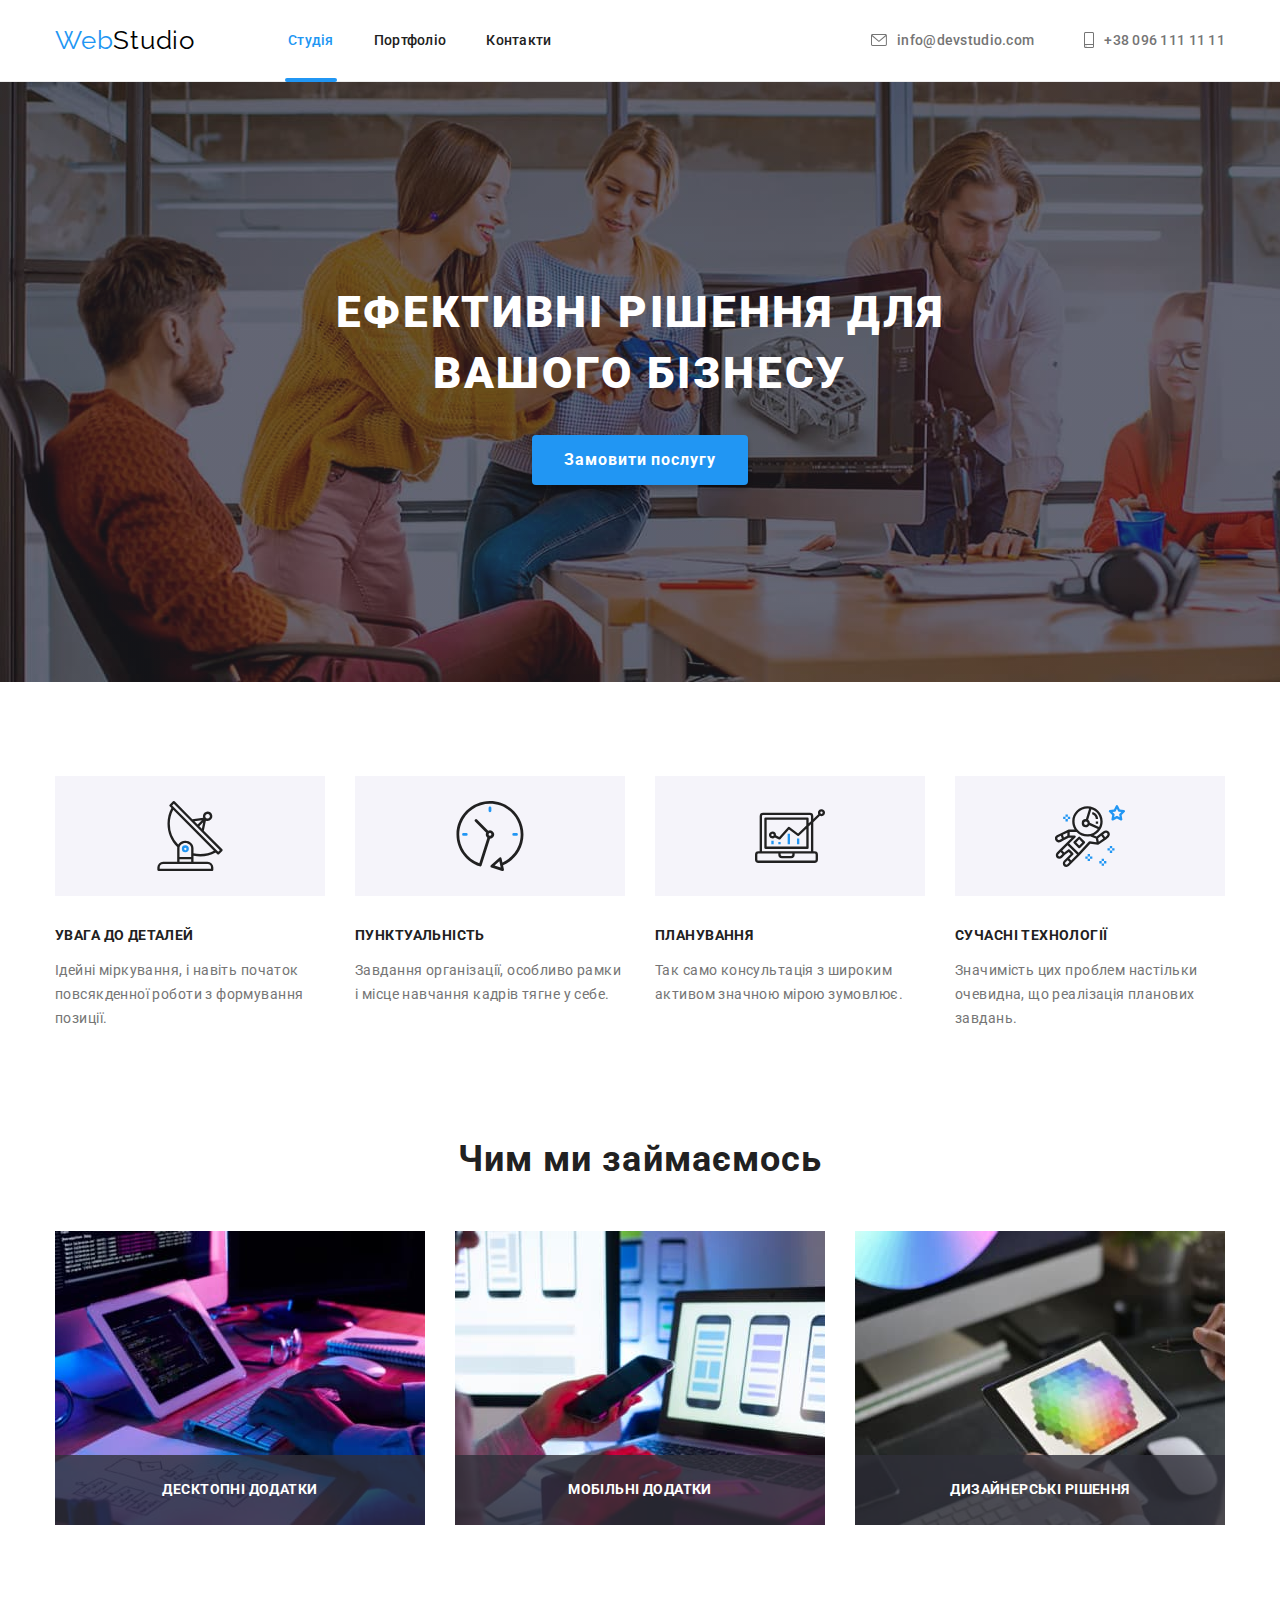
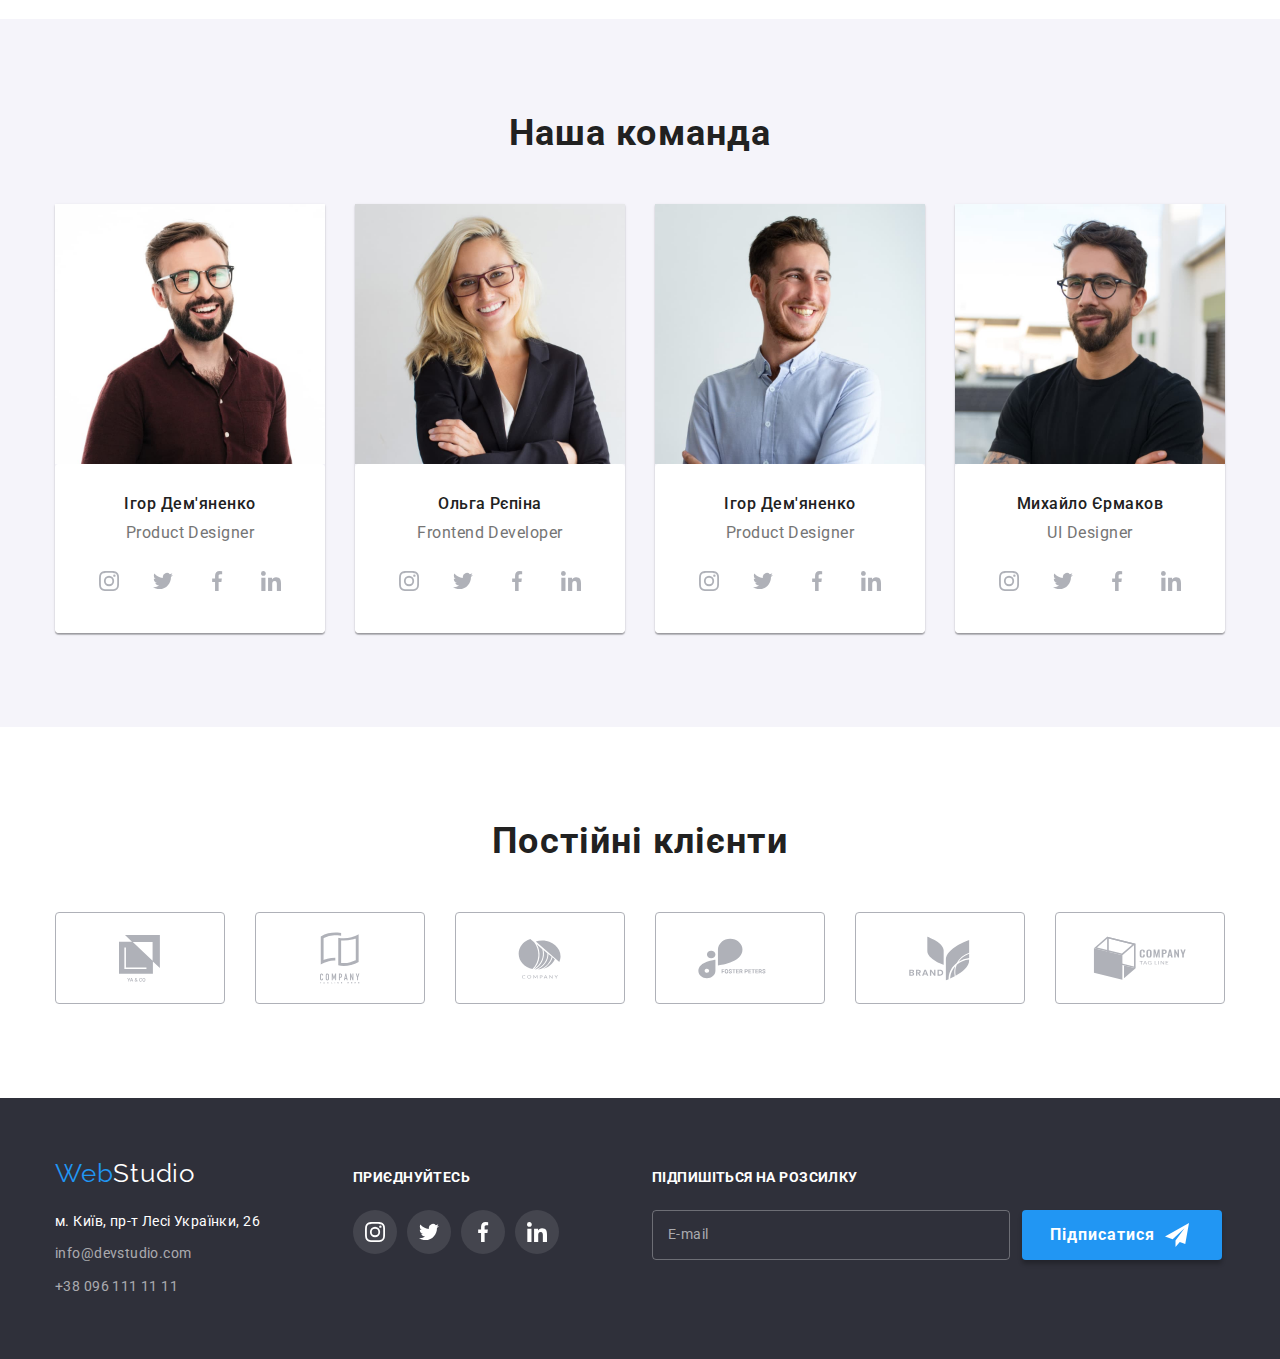
<file: index.html>
<!DOCTYPE html>
<html lang="uk">
  <head>
    <meta charset="UTF-8" />
    <meta http-equiv="X-UA-Compatible" content="IE=edge" />
    <meta name="viewport" content="width=device-width, initial-scale=1.0" />
    <title>Студія</title>
    <link
      href="https://fonts.googleapis.com/css2?family=Raleway:wght@700&family=Roboto:wght@400;500;700;900&display=swap"
      rel="stylesheet"
    />
    <link
      rel="stylesheet"
      href="https://cdnjs.cloudflare.com/ajax/libs/modern-normalize/1.1.0/modern-normalize.min.css"
    />
    <link rel="stylesheet" href="./css/main.min.css" />
  </head>

  <body>
    <!-- Header -->
    <header class="header">
      <div class="header-container">
        <a href="./index.html" class="logo" target="_self"
          >Web<span class="logo__header">Studio</span>
        </a>
        <ul class="header-nav">
          <li class="header-nav__item">
            <a href="./index.html" class="header-nav__link header-nav__current"
              >Студія</a
            >
          </li>
          <li class="header-nav__item">
            <a href="./portfolio.html" class="header-nav__link">Портфоліо</a>
          </li>
          <li class="header-nav__item">
            <a href="#" class="header-nav__link">Контакти</a>
          </li>
        </ul>

        <ul class="header-contacts">
          <li class="header-contacts__item">
            <a class="header-contacts__link" href="mailto:info@devstudio.com">
              <svg class="header-contacts__icon" width="16px" height="12px">
                <use href="./images/svg-icon/symbol-defs.svg#envelope"></use>
              </svg>
              info@devstudio.com
            </a>
          </li>
          <li class="header-contacts__item">
            <a class="header-contacts__link" href="tel:+380961111111">
              <svg class="header-contacts__icon" width="10px" height="16px">
                <use href="./images/svg-icon/symbol-defs.svg#smartphone"></use>
              </svg>
              +38 096 111 11 11</a
            >
          </li>
        </ul>
      </div>
    </header>

    <!-- Main content -->
    <main>
      <!-- Hero -->
      <section class="page-hero">
        <h1 class="page-hero__title">Ефективні рішення для вашого бізнесу</h1>
        <button type="button" class="button" data-modal-open>
          Замовити послугу
        </button>
      </section>

      <!-- backdrop + modal -->
      <div class="backdrop is-hidden" data-modal>
        <div class="modal">
          <div class="data-form">
            <button class="close-modal" data-modal-close>
              <svg class="close-modal__icon" width="18" height="18">
                <use href="./images/svg-icon/symbol-defs.svg#close"></use>
              </svg>
            </button>
            <h4 class="data-form__title">
              Залиште свої дані, ми вам передзвонимо
            </h4>

            <label class="data-form__field">
              <span class="data-form__label">Iм'я</span>
              <input type="text" class="data-form__input" name="name" />

              <svg class="data-form__icon" width="18" height="18">
                <use
                  href="./images/svg-icon/symbol-defs.svg#person-black"
                ></use>
              </svg>
            </label>

            <label class="data-form__field">
              <span class="data-form__label">Teлефон</span>
              <input type="tel" class="data-form__input" name="tel" />

              <svg class="data-form__icon" width="18" height="18">
                <use href="./images/svg-icon/symbol-defs.svg#phone-black"></use>
              </svg>
            </label>

            <label class="data-form__field">
              <span class="data-form__label">Пошта</span>
              <input type="email" class="data-form__input" name="mail" />

              <svg class="data-form__icon" width="18" height="18">
                <use href="./images/svg-icon/symbol-defs.svg#email-black"></use>
              </svg>
            </label>

            <label class="data-form__field">
              <span class="data-form__label">Коментар</span>
              <textarea
                class="data-form__textarea"
                name="comment"
                id="comment"
                rows="6"
                placeholder="Введіть текст"
              ></textarea>
            </label>

            <label class="checkbox">
              <input
                type="checkbox"
                class="checkbox__input"
                name="agreement"
                value="agreement"
              />
              <span class="agreement">
                Погоджуюся з розсилкою та приймаю
                <a href="#" class="agreement__link">Умови договору</a>
              </span>

              <span class="agreement agreement--on">
                <svg width="16" height="15" class="check-icon">
                  <use href="./images/svg-icon/symbol-defs.svg#checkon"></use>
                </svg>
              </span>

              <span class="agreement agreement--off">
                <svg width="16" height="15" class="checkbox-icon">
                  <use href="./images/svg-icon/symbol-defs.svg#checkofff"></use>
                </svg>
              </span>
            </label>

            <div class="modal-send">
              <button
                type="submit"
                class="modal-send__button button"
                data-modal-open
              >
                Відправити
              </button>
            </div>
          </div>
        </div>
      </div>

      <!-- Our qualities -->
      <section class="qualities">
        <div class="container">
          <h2 class="section-title section-title--hidden">OUR QUALITIES</h2>
          <ul class="qualities-list">
            <li class="qualities-item">
              <div class="qualities-item__pict">
                <svg class="qualities_icon" width="70" height="70">
                  <use href="./images/svg-icon/symbol-defs.svg#antenna"></use>
                </svg>
              </div>
              <h3 class="qualities-item__title">Увага до деталей</h3>
              <p class="qualities-item-text">
                Ідейні міркування, і навіть початок повсякденної роботи з
                формування позиції.
              </p>
            </li>
            <li class="qualities-item">
              <div class="qualities-item__pict">
                <svg class="qualities-item__icon" width="70" height="70">
                  <use href="./images/svg-icon/symbol-defs.svg#clock"></use>
                </svg>
              </div>
              <h3 class="qualities-item__title">Пунктуальність</h3>
              <p class="qualities-item-text">
                Завдання організації, особливо рамки і місце навчання кадрів
                тягне у себе.
              </p>
            </li>
            <li class="qualities-item">
              <div class="qualities-item__pict">
                <svg class="qualities-item__icon" width="70" height="70">
                  <use href="./images/svg-icon/symbol-defs.svg#diagram"></use>
                </svg>
              </div>
              <h3 class="qualities-item__title">Планування</h3>
              <p class="qualities-item-text">
                Так само консультація з широким активом значною мірою зумовлює.
              </p>
            </li>
            <li class="qualities-item">
              <div class="qualities-item__pict">
                <svg class="qualities-item__icon" width="70" height="70">
                  <use href="./images/svg-icon/symbol-defs.svg#astronaut"></use>
                </svg>
              </div>
              <h3 class="qualities-item__title">Сучасні технології</h3>
              <p class="qualities-item-text">
                Значимість цих проблем настільки очевидна, що реалізація
                планових завдань.
              </p>
            </li>
          </ul>
        </div>
      </section>

      <!-- Specialization -->
      <section class="specialization">
        <div class="container">
          <h2 class="section-title">Чим ми займаємось</h2>
          <ul class="specialization-list">
            <li class="specialization-list__item">
              <img
                class="specialization-list__pict"
                src="./images/specialization/img1.jpeg"
                alt="Хтось працює на компі"
              />
              <p class="specialization-list__overlay">Десктопні додатки</p>
            </li>

            <li class="specialization-list__item">
              <img
                src="./images/specialization/img2.jpeg"
                alt="Хтось шось робить пультом"
              />
              <p class="specialization-list__overlay">Мобільні додатки</p>
            </li>

            <li class="specialization-list__item">
              <img
                src="./images/specialization/img3.jpeg"
                alt="Хтось підбирає колір"
              />
              <p class="specialization-list__overlay">Дизайнерські рішення</p>
            </li>
          </ul>
        </div>
      </section>

      <!-- Our team -->
      <section class="team">
        <div class="team-container">
          <h2 class="section-title">Наша команда</h2>
          <ul class="team-list">
            <li class="team-card">
              <img
                src="./images/team/ihor.jpeg"
                alt="Ігорь Дем'яненко."
                width="270"
                height="260"
              />
              <div class="team-card__caption">
                <h3 class="team-card__title">Ігор Дем'яненко</h3>
                <p class="team-card__position">Product Designer</p>

                <ul class="social-icons">
                  <li class="social-icons__item">
                    <a
                      class="social-icons__link"
                      href="#"
                      target="_blank"
                      rel="noopener noreferrer"
                    >
                      <svg class="social-icons__icon" width="20" height="20">
                        <use
                          href="./images/svg-icon/symbol-defs.svg#instagram"
                        ></use>
                      </svg>
                    </a>
                  </li>

                  <li class="social-icons__item">
                    <a
                      class="social-icons__link"
                      href="#"
                      target="_blank"
                      rel="noopener noreferrer"
                    >
                      <svg class="social-icons__icon" width="20" height="20">
                        <use
                          href="./images/svg-icon/symbol-defs.svg#twitter"
                        ></use>
                      </svg>
                    </a>
                  </li>

                  <li class="social-icons__item">
                    <a
                      class="social-icons__link"
                      href="#"
                      target="_blank"
                      rel="noopener noreferrer"
                    >
                      <svg class="social-icons__icon" width="20" height="20">
                        <use
                          href="./images/svg-icon/symbol-defs.svg#facebook"
                        ></use>
                      </svg>
                    </a>
                  </li>

                  <li class="social-icons__item">
                    <a
                      class="social-icons__link"
                      href="#"
                      target="_blank"
                      rel="noopener noreferrer"
                    >
                      <svg class="social-icons__icon" width="20" height="20">
                        <use
                          href="./images/svg-icon/symbol-defs.svg#linkedin"
                        ></use>
                      </svg>
                    </a>
                  </li>
                </ul>
              </div>
            </li>

            <li class="team-card">
              <img
                src="./images/team/olga.jpeg"
                alt="Ольга Рєпіна"
                width="270"
                height="260"
              />
              <div class="team-card__caption">
                <h3 class="team-card__title">Ольга Рєпіна</h3>
                <p class="team-card__position">Frontend Developer</p>

                <ul class="social-icons">
                  <li class="social-icons__item">
                    <a
                      class="social-icons__link"
                      href="#"
                      target="_blank"
                      rel="noopener noreferrer"
                    >
                      <svg class="social-icons__icon" width="20" height="20">
                        <use
                          href="./images/svg-icon/symbol-defs.svg#instagram"
                        ></use>
                      </svg>
                    </a>
                  </li>

                  <li class="social-icons__item">
                    <a
                      class="social-icons__link"
                      href="#"
                      target="_blank"
                      rel="noopener noreferrer"
                    >
                      <svg class="social-icons__icon" width="20" height="20">
                        <use
                          href="./images/svg-icon/symbol-defs.svg#twitter"
                        ></use>
                      </svg>
                    </a>
                  </li>

                  <li class="social-icons__item">
                    <a
                      class="social-icons__link"
                      href="#"
                      target="_blank"
                      rel="noopener noreferrer"
                    >
                      <svg class="social-icons__icon" width="20" height="20">
                        <use
                          href="./images/svg-icon/symbol-defs.svg#facebook"
                        ></use>
                      </svg>
                    </a>
                  </li>

                  <li class="social-icons__item">
                    <a
                      class="social-icons__link"
                      href="#"
                      target="_blank"
                      rel="noopener noreferrer"
                    >
                      <svg class="social-icons__icon" width="20" height="20">
                        <use
                          href="./images/svg-icon/symbol-defs.svg#linkedin"
                        ></use>
                      </svg>
                    </a>
                  </li>
                </ul>
              </div>
            </li>

            <li class="team-card">
              <img
                src="./images/team/mykola.jpeg"
                alt="Микола Тарасов"
                width="270"
                height="260"
              />
              <div class="team-card__caption">
                <h3 class="team-card__title">Ігор Дем'яненко</h3>
                <p class="team-card__position">Product Designer</p>

                <ul class="social-icons">
                  <li class="social-icons__item">
                    <a
                      class="social-icons__link"
                      href="#"
                      target="_blank"
                      rel="noopener noreferrer"
                    >
                      <svg class="social-icons__icon" width="20" height="20">
                        <use
                          href="./images/svg-icon/symbol-defs.svg#instagram"
                        ></use>
                      </svg>
                    </a>
                  </li>

                  <li class="social-icons__item">
                    <a
                      class="social-icons__link"
                      href="#"
                      target="_blank"
                      rel="noopener noreferrer"
                    >
                      <svg class="social-icons__icon" width="20" height="20">
                        <use
                          href="./images/svg-icon/symbol-defs.svg#twitter"
                        ></use>
                      </svg>
                    </a>
                  </li>

                  <li class="social-icons__item">
                    <a
                      class="social-icons__link"
                      href="#"
                      target="_blank"
                      rel="noopener noreferrer"
                    >
                      <svg class="social-icons__icon" width="20" height="20">
                        <use
                          href="./images/svg-icon/symbol-defs.svg#facebook"
                        ></use>
                      </svg>
                    </a>
                  </li>

                  <li class="social-icons__item">
                    <a
                      class="social-icons__link"
                      href="#"
                      target="_blank"
                      rel="noopener noreferrer"
                    >
                      <svg class="social-icons__icon" width="20" height="20">
                        <use
                          href="./images/svg-icon/symbol-defs.svg#linkedin"
                        ></use>
                      </svg>
                    </a>
                  </li>
                </ul>
              </div>
            </li>

            <li class="team-card">
              <img
                src="./images/team/mike.jpeg"
                alt="Михайло Єрмаков"
                width="270"
                height="260"
              />

              <div class="team-card__caption">
                <h3 class="team-card__title">Михайло Єрмаков</h3>
                <p class="team-card__position">UI Designer</p>

                <ul class="social-icons">
                  <li class="social-icons__item">
                    <a
                      class="social-icons__link"
                      href="#"
                      target="_blank"
                      rel="noopener noreferrer"
                    >
                      <svg class="social-icons__icon" width="20" height="20">
                        <use
                          href="./images/svg-icon/symbol-defs.svg#instagram"
                        ></use>
                      </svg>
                    </a>
                  </li>

                  <li class="social-icons__item">
                    <a
                      class="social-icons__link"
                      href="#"
                      target="_blank"
                      rel="noopener noreferrer"
                    >
                      <svg class="social-icons__icon" width="20" height="20">
                        <use
                          href="./images/svg-icon/symbol-defs.svg#twitter"
                        ></use>
                      </svg>
                    </a>
                  </li>

                  <li class="social-icons__item">
                    <a
                      class="social-icons__link"
                      href="#"
                      target="_blank"
                      rel="noopener noreferrer"
                    >
                      <svg class="social-icons__icon" width="20" height="20">
                        <use
                          href="./images/svg-icon/symbol-defs.svg#facebook"
                        ></use>
                      </svg>
                    </a>
                  </li>

                  <li class="social-icons__item">
                    <a
                      class="social-icons__link"
                      href="#"
                      target="_blank"
                      rel="noopener noreferrer"
                    >
                      <svg class="social-icons__icon" width="20" height="20">
                        <use
                          href="./images/svg-icon/symbol-defs.svg#linkedin"
                        ></use>
                      </svg>
                    </a>
                  </li>
                </ul>
              </div>
            </li>
          </ul>
        </div>
      </section>

      <!-- Our clients -->
      <section class="clients">
        <div class="clients-container">
          <h2 class="section-title">Постійні клієнти</h2>
          <ul class="clients-list">
            <li class="clients-list__item">
              <a class="clients-list__link" href="#">
                <svg width="41" height="47">
                  <use href="./images/svg-icon/symbol-defs.svg#client-1"></use>
                </svg>
              </a>
            </li>

            <li class="clients-list__item">
              <a class="clients-list__link" href="#">
                <svg width="40" height="52">
                  <use href="./images/svg-icon/symbol-defs.svg#client-2"></use>
                </svg>
              </a>
            </li>

            <li class="clients-list__item">
              <a class="clients-list__link" href="#">
                <svg width="43" height="41">
                  <use href="./images/svg-icon/symbol-defs.svg#client-3"></use>
                </svg>
              </a>
            </li>

            <li class="clients-list__item">
              <a class="clients-list__link" href="#">
                <svg width="84" height="41">
                  <use href="./images/svg-icon/symbol-defs.svg#client-4"></use>
                </svg>
              </a>
            </li>

            <li class="clients-list__item">
              <a class="clients-list__link" href="#">
                <svg width="63" height="45">
                  <use href="./images/svg-icon/symbol-defs.svg#client-5"></use>
                </svg>
              </a>
            </li>

            <li class="clients-list__item">
              <a class="clients-list__link" href="#">
                <svg width="94" height="44">
                  <use href="./images/svg-icon/symbol-defs.svg#client-6"></use>
                </svg>
              </a>
            </li>
          </ul>
        </div>
      </section>
    </main>

    <!-- Footer -->
    <footer class="footer">
      <div class="footer-container">
        <ul class="footer-list">
          <li class="footer-list__item">
            <a href="./index.html" target="_self" class="logo logo__footer">
              Web<span class="logo__footer--white"> Studio </span>
            </a>

            <address>
              <ul class="footer-contacts">
                <li>
                  <a
                    class="footer-contacts__postaddress"
                    href="http://surl.li/cuoxe"
                    rel="noopener noreferrer nofollow"
                    target="_blank"
                  >
                    м. Київ, пр-т Лесі Українки, 26
                  </a>
                </li>
                <li>
                  <a
                    class="footer-contacts__mail"
                    href="mailto:info@devstudio.com"
                  >
                    info@devstudio.com
                  </a>
                </li>
                <li class="">
                  <a class="footer-contacts__tel link" href="tel:+380961111111">
                    +38 096 111 11 11
                  </a>
                </li>
              </ul>
            </address>
          </li>

          <li class="footer-list__item">
            <h4 class="footer-title">Приєднуйтесь</h4>
            <ul class="social-icons">
              <li class="social-icons__item">
                <a
                  class="social-icons__link social-icons__link--grey"
                  href="#"
                  target="_blank"
                  rel="noopener noreferrer"
                >
                  <svg class="social-icons__icon" width="20" height="20">
                    <use
                      href="./images/svg-icon/symbol-defs.svg#instagram"
                    ></use>
                  </svg>
                </a>
              </li>

              <li class="social-icons__item">
                <a
                  class="social-icons__link social-icons__link--grey"
                  href="#"
                  target="_blank"
                  rel="noopener noreferrer"
                >
                  <svg class="social-icons__icon" width="20" height="20">
                    <use href="./images/svg-icon/symbol-defs.svg#twitter"></use>
                  </svg>
                </a>
              </li>

              <li class="social-icons__item">
                <a
                  class="social-icons__link social-icons__link--grey"
                  href="#"
                  target="_blank"
                  rel="noopener noreferrer"
                >
                  <svg class="social-icons__icon" width="20" height="20">
                    <use
                      href="./images/svg-icon/symbol-defs.svg#facebook"
                    ></use>
                  </svg>
                </a>
              </li>

              <li class="social-icons__item">
                <a
                  class="social-icons__link social-icons__link--grey"
                  href="#"
                  target="_blank"
                  rel="noopener noreferrer"
                >
                  <svg class="social-icons__icon" width="20" height="20">
                    <use
                      href="./images/svg-icon/symbol-defs.svg#linkedin"
                    ></use>
                  </svg>
                </a>
              </li>
            </ul>
          </li>

          <li class="footer-list__item">
            <h4 class="footer-title">Підпишіться на розсилку</h4>
            <div class="subscription-form">
              <label class="subscription-form__field">
                <input
                  type="email"
                  class="subscription-form__input"
                  name="mail"
                  placeholder=" "
                />
                <span class="subscription-form__label">E-mail</span>
              </label>

              <button
                type="submit"
                class="subscription-form__button button"
                data-modal-open
              >
                Підписатися
                <svg width="24" height="24" class="subscription-button__icon">
                  <use href="./images/svg-icon/symbol-defs.svg#icon-send"></use>
                </svg>
              </button>
            </div>
          </li>
        </ul>
      </div>
    </footer>
    <script src="./js/modal.js"></script>
  </body>
</html>
</file>
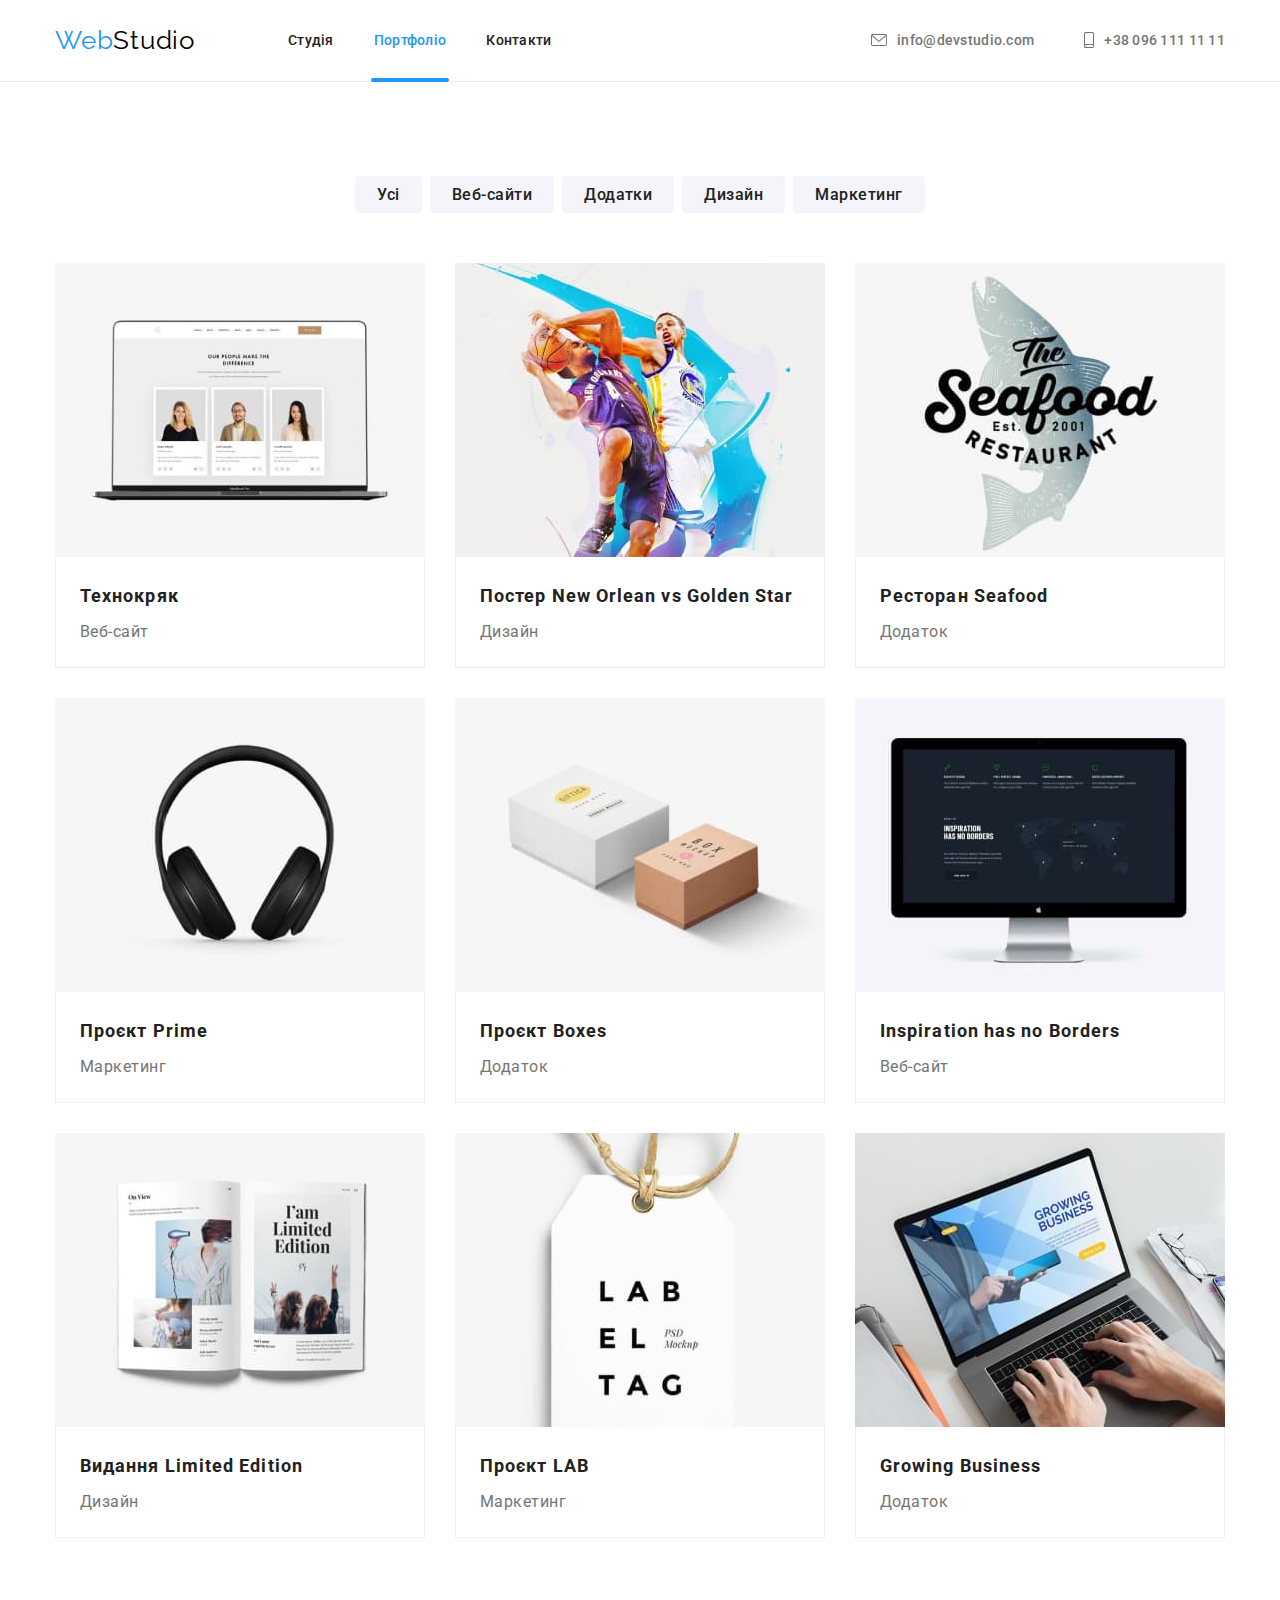
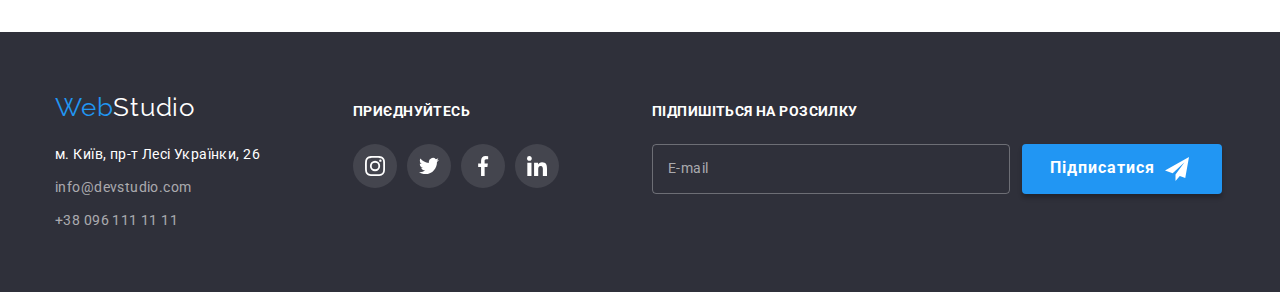
<file: portfolio.html>
<!DOCTYPE html>
<html lang="uk">
  <head>
    <meta charset="UTF-8" />
    <meta http-equiv="X-UA-Compatible" content="IE=edge" />
    <meta name="viewport" content="width=device-width, initial-scale=1.0" />
    <title>Портфоліо</title>
    <link
      href="https://fonts.googleapis.com/css2?family=Raleway:wght@700&family=Roboto:wght@400;500;700;900&display=swap"
      rel="stylesheet"
    />
    <link
      rel="stylesheet"
      href="https://cdnjs.cloudflare.com/ajax/libs/modern-normalize/1.1.0/modern-normalize.min.css"
    />
    <link rel="stylesheet" href="./css/main.min.css" />
  </head>

  <body>
     <!-- Header -->
    <header class="header">
      <div class="header-container">
        <a href="./index.html" class="logo" target="_self"
          >Web<span class="logo__header">Studio</span>
        </a>
        <ul class="header-nav">
          <li class="header-nav__item">
            <a
              href="./index.html"
              class="header-nav__link "
              >Студія</a
            >
          </li>
          <li class="header-nav__item">
            <a href="./portfolio.html" class="header-nav__link header-nav__current">Портфоліо</a>
          </li>
          <li class="header-nav__item">
            <a href="#" class="header-nav__link">Контакти</a>
          </li>
        </ul>

        <ul class="header-contacts">
          <li class="header-contacts__item">
            <a class="header-contacts__link" href="mailto:info@devstudio.com">
              <svg class="header-contacts__icon" width="16px" height="12px">
                <use href="./images/svg-icon/symbol-defs.svg#envelope"></use>
              </svg>
              info@devstudio.com
            </a>
          </li>
          <li class="header-contacts__item">
            <a class="header-contacts__link" href="tel:+380961111111">
              <svg class="header-contacts__icon" width="10px" height="16px">
                <use href="./images/svg-icon/symbol-defs.svg#smartphone"></use>
              </svg>
              +38 096 111 11 11</a
            >
          </li>
        </ul>
      </div>
    </header>

    <!-- Main content -->

    <main>
      <section class="gallery">
        <h1 class="section-title section-title--hidden">Галерея</h1>

        <div class="container">
          <ul class="gallery-buttons">
            <li class="gallery-buttons__item">
              <button type="button" class="gallery-buttons__button">Усі</button>
            </li>
            <li class="gallery-buttons__item">
              <button type="button" class="gallery-buttons__button">
                Веб-сайти
              </button>
            </li>
            <li class="gallery-buttons__item">
              <button type="button" class="gallery-buttons__button">
                Додатки
              </button>
            </li>
            <li class="gallery-buttons__item">
              <button type="button" class="gallery-buttons__button">
                Дизайн
              </button>
            </li>
            <li class="gallery-buttons__item">
              <button type="button" class="gallery-buttons__button">
                Маркетинг
              </button>
            </li>
          </ul>

          <ul class="card-set">
            <li class="gallery-card">
              <a class="gallery-card__link" href="#" target="_self">
                <div class="gallery-card__thumb">
                  <img
                    src="./images/portfolio/img-1.jpeg"
                    alt="Веб-сайт Технокряк"
                    width="370"
                  >
                  <p class="gallery-card__hover">
                    Ресурс пропонує комплексні пропозиції з різним рівнем
                    функціоналу та сервісів. Все це дозволить відвідувачу
                    отримати вичерпні відомості про компанію чи приватну особу.
                  </p>
                </div>

                <div class="gallery-card__caption">
                  <h2 class="gallery-card__title">Технокряк</h2>
                  <p class="gallery-card__text">Веб-сайт</p>
                </div>
              </a>
            </li>

            <li class="gallery-card">
              <a class="gallery-card__link link" href="#" target="_self">
                <div class="gallery-card__thumb">
                  <img
                    src="./images/portfolio/img-2.jpeg"
                    alt="Постер New Orlean vs Golden Star"
                    width="370"
                  >
                  <p class="gallery-card__hover">
                    Всупереч порадам військових ніколи не закривайте очі і не
                    падайте ногами в бік ядерного вибуху, бо в будь-якому
                    випадку ви бачите це шоу перший і останній раз в житті.
                  </p>
                </div>

                <div class="gallery-card__caption">
                  <h2 class="gallery-card__title">
                    Постер New Orlean vs Golden Star
                  </h2>
                  <p class="gallery-card__text">Дизайн</p>
                </div>
              </a>
            </li>

            <li class="gallery-card">
              <a class="gallery-card__link link" href="#" target="_self">
                <div class="gallery-card__thumb">
                  <img
                    src="./images/portfolio/img-3.jpeg"
                    alt="Лого ресторану Seafood"
                    width="370"
                  >
                  <p class="gallery-card__hover">
                    Всупереч порадам військових ніколи не закривайте очі і не
                    падайте ногами в бік ядерного вибуху, бо в будь-якому
                    випадку ви бачите це шоу перший і останній раз в житті.
                  </p>
                </div>

                <div class="gallery-card__caption">
                  <h2 class="gallery-card__title">
                    Ресторан Seafood
                  </h2>
                  <p class="gallery-card__text">Додаток</p>
                </div>
              </a>
            </li>

            <li class="gallery-card">
              <a class="gallery-card__link link" href="#" target="_self">
                <div class="gallery-card__thumb">
                  <img
                    src="./images/portfolio/img-4.jpeg"
                    alt="Навушники"
                    width="370"
                  >
                  <p class="gallery-card__hover">
                    Дуже важливо піклуватися про себе, щоб досягти успіху, але в
                    той же час це вимагає багато праці та болю. Якщо говорити
                    про найменші деталі, то ніхто з нас не виконує жодних
                    фізичних вправ.
                  </p>
                </div>
                <div class="gallery-card__caption">
                  <h2 class="gallery-card__title">Проєкт Prime</h2>
                  <p class="gallery-card__text">Маркетинг</p>
                </div>
              </a>
            </li>

            <li class="gallery-card">
              <a class="gallery-card__link link" href="#" target="_self">
                <div class="gallery-card__thumb">
                  <img
                    src="./images/portfolio/img-5.jpeg"
                    alt="Дві коробки"
                    width="370"
                  >
                  <p class="gallery-card__hover">
                    Дуже важливо піклуватися про себе, щоб досягти успіху, але в
                    той же час це вимагає багато праці та болю. Якщо говорити
                    про найменші деталі, то ніхто з нас не виконує жодних
                    фізичних вправ.
                  </p>
                </div>
                <div class="gallery-card__caption">
                  <h2 class="gallery-card__title">Проєкт Boxes</h2>
                  <p class="gallery-card__text">Додаток</p>
                </div>
              </a>
            </li>

            <li class="card-item">
              <a class="gallery-card__link link" href="#" target="_self">
                <div class="gallery-card__thumb">
                  <img
                    src="./images/portfolio/img-6.jpeg"
                    alt="Монітор"
                    width="370"
                  >
                  <p class="gallery-card__hover">
                    Дуже важливо піклуватися про себе, щоб досягти успіху, але в
                    той же час це вимагає багато праці та болю. Якщо говорити
                    про найменші деталі, то ніхто з нас не виконує жодних
                    фізичних вправ.
                  </p>
                </div>
                <div class="gallery-card__caption">
                  <h2 class="gallery-card__title">Inspiration has no Borders</h2>
                  <p class="gallery-card__text">Веб-сайт</p>
                </div>
              </a>
            </li>

            <li class="gallery-card">
              <a class="gallery-card__link link" href="#" target="_self">
                <div class="gallery-card__thumb">
                  <img
                    src="./images/portfolio/img-7.jpeg"
                    alt="Журнал Limited Edition"
                    width="370"
                  >
                  <p class="gallery-card__hover">
                    Дуже важливо піклуватися про себе, щоб досягти успіху, але в
                    той же час це вимагає багато праці та болю. Якщо говорити
                    про найменші деталі, то ніхто з нас не виконує жодних
                    фізичних вправ.
                  </p>
                </div>
                <div class="gallery-card__caption">
                  <h2 class="gallery-card__title">Видання Limited Edition</h2>
                  <p class="gallery-card__text">Дизайн</p>
                </div>
              </a>
            </li>

            <li class="gallery-card">
              <a class="gallery-card__link link" href="#" target="_self">
                <div class="gallery-card__thumb">
                  <img
                    src="./images/portfolio/img-8.jpeg"
                    alt="Лого LAB"
                    width="370"
                  >
                  <p class="gallery-card__hover">
                    Дуже важливо піклуватися про себе, щоб досягти успіху, але в
                    той же час це вимагає багато праці та болю. Якщо говорити
                    про найменші деталі, то ніхто з нас не виконує жодних
                    фізичних вправ.
                  </p>
                </div>
                <div class="gallery-card__caption">
                  <h2 class="gallery-card__title">Проєкт LAB</h2>
                  <p class="gallery-card__text">Маркетинг</p>
                </div>
              </a>
            </li>

            <li class="gallery-card">
              <a class="gallery-card__link link" href="#" target="_self">
                <div class="gallery-card__thumb">
                  <img
                    src="./images/portfolio/img-9.jpeg"
                    alt="Екран ноутбуку з відкритим сайтом"
                    width="370"
                  >
                  <p class="gallery-card__hover">
                    Дуже важливо піклуватися про себе, щоб досягти успіху, але в
                    той же час це вимагає багато праці та болю. Якщо говорити
                    про найменші деталі, то ніхто з нас не виконує жодних
                    фізичних вправ.
                  </p>
                </div>
                <div class="gallery-card__caption">
                  <h2 class="gallery-card__title">Growing Business</h2>
                  <p class="gallery-card__text">Додаток</p>
                </div>
              </a>
            </li>
          </ul>
        </div>
      </section>
    </main>

    <!-- Footer -->
    <footer class="footer">
      <div class="footer-container">
        <ul class="footer-list">
          <li class="footer-list__item">
            <a
              href="./index.html"
              target="_self"
              class="logo logo__footer"
            >
              Web<span class="logo__footer--white"> Studio </span>
            </a>

            <address>
              <ul class="footer-contacts">
                <li>
                  <a
                    class="footer-contacts__postaddress"
                    href="http://surl.li/cuoxe"
                    rel="noopener noreferrer nofollow"
                    target="_blank"
                  >
                    м. Київ, пр-т Лесі Українки, 26
                  </a>
                </li>
                <li>
                  <a
                    class="footer-contacts__mail"
                    href="mailto:info@devstudio.com"
                  >
                    info@devstudio.com
                  </a>
                </li>
                <li class="">
                  <a class="footer-contacts__tel link" href="tel:+380961111111">
                    +38 096 111 11 11
                  </a>
                </li>
              </ul>
            </address>
          </li>

          <li class="footer-list__item">
            <h4 class="footer-title">Приєднуйтесь</h4>
            <ul class="social-icons">
                  <li class="social-icons__item">
                    <a
                      class="social-icons__link social-icons__link--grey"
                      href="#"
                      target="_blank"
                      rel="noopener noreferrer"
                    >
                      <svg class="social-icons__icon" width="20" height="20">
                        <use
                          href="./images/svg-icon/symbol-defs.svg#instagram"
                        ></use>
                      </svg>
                    </a>
                  </li>

                  <li class="social-icons__item">
                    <a
                      class="social-icons__link social-icons__link--grey"
                      href="#"
                      target="_blank"
                      rel="noopener noreferrer"
                    >
                      <svg class="social-icons__icon" width="20" height="20">
                        <use
                          href="./images/svg-icon/symbol-defs.svg#twitter"
                        ></use>
                      </svg>
                    </a>
                  </li>

                  <li class="social-icons__item">
                    <a
                      class="social-icons__link social-icons__link--grey"
                      href="#"
                      target="_blank"
                      rel="noopener noreferrer"
                    >
                      <svg class="social-icons__icon" width="20" height="20">
                        <use
                          href="./images/svg-icon/symbol-defs.svg#facebook"
                        ></use>
                      </svg>
                    </a>
                  </li>

                  <li class="social-icons__item">
                    <a
                      class="social-icons__link social-icons__link--grey"
                      href="#"
                      target="_blank"
                      rel="noopener noreferrer"
                    >
                      <svg class="social-icons__icon" width="20" height="20">
                        <use
                          href="./images/svg-icon/symbol-defs.svg#linkedin"
                        ></use>
                      </svg>
                    </a>
                  </li>
                </ul>
          </li>

          <li class="footer-list__item">
            <h4 class="footer-title">Підпишіться на розсилку</h4>
            <div class="subscription-form">
              <label class="subscription-form__field">
                <input
                  type="email"
                  class="subscription-form__input"
                  name="mail"
                  placeholder=" "
                />
                <span class="subscription-form__label">E-mail</span>
              </label>

              <button
                type="submit"
                class="subscription-form__button button"
                data-modal-open
              >
                Підписатися
                <svg width="24" height="24" class="subscription-button__icon">
                  <use href="./images/svg-icon/symbol-defs.svg#icon-send"></use>
                </svg>
              </button>
            </div>
          </li>
        </ul>
      </div>
    </footer>
  </body>
</html>
</file>
<file: css/main.min.css>
.card-set,.gallery-buttons,.footer-contacts,.footer-list,.clients-list,.social-icons,.team-list,.specialization-list,.qualities-list,.header-contacts,.header-nav{padding:0;margin:0;list-style:none}.gallery,.footer,.clients,.team,.specialization,.qualities,.page-hero,.header{margin-left:auto;margin-right:auto}.footer-container,.clients-container,.team-container,.specialization-container,.container,.header-container{width:1200px;margin:0 auto;padding-left:15px;padding-right:15px}.section-title--hidden{position:absolute;white-space:nowrap;width:1px;height:1px;overflow:hidden;border:0;padding:0;clip:rect(0 0 0 0);-webkit-clip-path:inset(50%);clip-path:inset(50%);margin:-1px}.gallery-card__title,.qualities-item__title{color:#212121}body{background-color:#fff;color:#757575;font-family:"roboto",sans-serif;letter-spacing:.03em;font-size:14px;line-height:1.7}.no-scroll{overflow:hidden}h1,h2,h3,h4{margin:0}a{text-decoration:none}img{display:block}.header{border-bottom:1px solid #ececec}.header-container{display:flex;align-items:center;justify-content:center;align-items:center}.section-title{font-size:36px;font-weight:700;line-height:1.16;text-align:center;letter-spacing:.03em;color:#212121;margin-top:0;margin-bottom:50px}.logo{color:#2196f3;font-family:raleway,sans-serif;font-size:26px;line-height:1.2;letter-spacing:.03em}.logo__header{color:#000}.header-nav{display:flex;align-items:center;justify-content:center;margin-left:93px}.header-nav__link{display:flex;align-items:center;padding-top:32px;padding-bottom:32px;color:#212121;font-size:14px;font-weight:500;line-height:1.2;letter-spacing:.02em;transition:color 250ms cubic-bezier(0.4, 0, 0.2, 1)}.header-nav__link:hover,.header-nav__link:focus{color:#2196f3}.header-nav__item:not(:last-child){margin-right:40px}.header-nav__current{position:relative;display:block;color:#2196f3}.header-nav__current:after{position:absolute;bottom:-1px;display:block;content:"";width:calc(100% + 6px);left:-3px;height:4px;background-color:#2196f3;border-radius:2px}.header-contacts{display:flex;margin-left:auto}.header-contacts__link{display:flex;align-items:center;padding-top:32px;padding-bottom:32px;color:#757575;font-size:14px;font-weight:500;line-height:1.2;letter-spacing:.02em;transition:color 250ms cubic-bezier(0.4, 0, 0.2, 1)}.header-contacts__icon{margin-right:10px;display:block;fill:#757575;transition:fill 250ms cubic-bezier(0.4, 0, 0.2, 1)}.header-contacts__link:hover,.header-contacts__link:focus{color:#2196f3}.header-contacts__link:hover .header-contacts__icon,.header-contacts__link:focus .header-contacts__icon{fill:#2196f3}.header-contacts__item:not(:last-child){margin-right:50px}.button{width:216px;height:50px;background-color:#2196f3;border-style:none;border-radius:4px;color:#fff;font-family:"roboto",sans-serif;font-size:16px;line-height:2.3;font-weight:700;text-align:center;letter-spacing:.06em;box-shadow:0px 4px 4px rgba(0,0,0,.25);transition:background-color 250ms var(--timing-function),box-shadow 250ms var(--timing-function)}.button:hover,.button:focus{background-color:#188ce8}.page-hero{text-align:center;max-width:1600px;height:600px;margin:0 auto;padding:200px 0;background-image:linear-gradient(to right, rgba(47, 48, 58, 0.4), rgba(47, 48, 58, 0.4)),url(../images/Img.jpeg);background-color:#2f303a}.page-hero__title{max-width:696px;margin:0px auto 30px;color:#fff;font-size:44px;font-weight:900;line-height:1.4;letter-spacing:.06em;text-transform:uppercase;text-align:center;align-items:center}.backdrop{position:fixed;top:0;left:0;width:100%;height:100vh;background-color:rgba(0,0,0,.2);opacity:1;transition:opacity 250ms cubic-bezier(0.4, 0, 0.2, 1)}.backdrop.is-hidden{opacity:0;visibility:hidden;pointer-events:none}.modal{position:absolute;top:50%;left:50%;transform:translate(-50%, -50%);width:528px;height:581px;border-radius:4px;background-color:#fff;box-shadow:0px 1px 3px rgba(0,0,0,.12),0px 1px 1px rgba(0,0,0,.14),0px 2px 1px rgba(0,0,0,.2)}.close-modal{position:absolute;top:0;right:0;display:flex;width:30px;height:30px;margin:8px 8px auto auto;padding:0;align-items:center;justify-content:center;background-color:#fff;border:1px solid rgba(0,0,0,.1);border-radius:50%;cursor:pointer}.close-modal__icon{fill:#000;transition:fill 250ms cubic-bezier(0.4, 0, 0.2, 1)}.close-modal__icon:hover,.close-modal__icon:hover{fill:#2196f3}.data-form{position:relative;padding:40px}.data-form__title{font-size:20px;line-height:1.15;font-weight:700;letter-spacing:.03em;color:#212121;margin-top:0;margin-bottom:12px;text-align:center}.data-form__field{display:block;position:relative}.data-form__input{width:100%;height:40px;border:1px solid rgba(33,33,33,.2);border-radius:4px;padding:11px 11px 11px 42px;transition:border-color 250ms var(--timing-function);margin-bottom:10px}.data-form__label{font-size:12px;line-height:1.16;letter-spacing:.01em;margin:0 0 4px 0;display:block}.data-form__icon{position:absolute;top:29px;left:12px;transition:fill 250ms var(--timing-function)}.data-form__textarea{display:block;width:100%;height:120px;resize:none;border:1px solid rgba(33,33,33,.2);border-radius:4px;font-size:12px;line-height:1.17;letter-spacing:.01em;color:#757575;padding:12px 16px;margin-bottom:20px;transition:border-color 250ms var(--timing-function)}.data-form__input:hover{border-color:#2196f3}.data-form__input:hover+.data-form__icon,.data-form__input:focus+.data-form__icon{fill:#2196f3}.data-form__textarea:hover{border:1px solid #2196f3}.data-form__input:focus,.data-form__textarea:focus{outline:1px solid #2196f3}.data-form__textarea::-moz-placeholder{font-size:12px;line-height:1.16;letter-spacing:.01em;color:rgba(117,117,117,.5)}.data-form__textarea:-ms-input-placeholder{font-size:12px;line-height:1.16;letter-spacing:.01em;color:rgba(117,117,117,.5)}.data-form__textarea::placeholder{font-size:12px;line-height:1.16;letter-spacing:.01em;color:rgba(117,117,117,.5)}.checkbox{display:flex;padding-left:37px;cursor:pointer;align-items:center;margin-bottom:30px}.checkbox__input{position:absolute;-webkit-appearance:none;-moz-appearance:none;appearance:none}.agreement{font-size:14px;line-height:1.7;letter-spacing:.03em;margin-top:0;color:#757575}.agreement__link{position:relative;color:#2196f3}.agreement__link::after{position:absolute;display:block;content:"";bottom:0;right:0;width:100%;height:1px;background-color:#2196f3}.agreement__link:focus{outline:1px solid #2196f3}.agreement--off{display:inline-flex;position:absolute;width:16px;height:15px;margin-left:-25px;opacity:1}.agreement--on{display:inline-flex;position:absolute;width:16px;height:15px;margin-left:-25px;opacity:0}.checkbox__input:checked~.agreement--off{opacity:0}.checkbox__input:checked~.agreement--on{opacity:1}.checkbox__input:focus~.agreement--off>.checkbox-icon{outline:2px solid #2196f3;border-radius:2px}.modal-send{display:inline-block;padding-left:124px;padding-right:124px}.modal-send__button{width:200px}.qualities{padding:94px 0 47px}.qualities-list{display:flex;gap:30px}.qualities-item{width:calc((100% - 90px)/4)}.qualities-item__pict{display:inline-flex;width:100%;align-items:center;justify-content:center;width:100%;height:120px;margin-bottom:30px;background-color:#f5f4fa}.qualities-item__title{font-weight:700;font-size:14px;line-height:1.4;letter-spacing:.03em;text-transform:uppercase;margin-top:0;margin-bottom:10px}.specialization{padding:47px 0 94px}.specialization-list{display:flex;gap:30px}.specialization-list__item{width:calc((100% - 60px)/3);position:relative;background-color:red}.specialization-list__overlay{position:absolute;left:0;bottom:0;display:flex;margin:0;width:100%;height:70px;background-color:rgba(47,48,58,.8);color:#fff;font-weight:700;text-transform:uppercase;line-height:1.17;letter-spacing:.03em;align-items:center;justify-content:center}.team{background-color:#f5f4fa;padding:94px 0 94px}.team-list{display:flex;gap:30px}.social-icons{display:flex;justify-content:center}.social-icons__item{width:44px;height:44px}.social-icons__item:not(:last-child){margin-right:10px}.social-icons__link{display:flex;width:100%;height:100%;align-items:center;justify-content:center;border-radius:50%;transition:fill 250ms cubic-bezier(0.4, 0, 0.2, 1),background-color 250ms cubic-bezier(0.4, 0, 0.2, 1)}.team-card{flex-basis:calc((100% - 90px)/4);border-bottom-right-radius:4px;border-bottom-left-radius:4px;box-shadow:0px 1px 3px rgba(0,0,0,.12),0px 1px 1px rgba(0,0,0,.14),0px 2px 1px rgba(0,0,0,.2)}.team-card__caption{background-color:#fff;padding:30px 32px;border-radius:4px}.team-card__title{font-size:16px;font-weight:500;line-height:1.2;color:#212121;text-align:center;letter-spacing:.03em;margin:0 0 10px}.team-card__position{font-size:16px;line-height:1.2;text-align:center;letter-spacing:.03em;margin:0 0 16px 0}.social-icons__link{fill:#afb1b8}.social-icons__link:hover,.social-icons__link:focus{fill:#fff;background-color:#2196f3}.clients{padding:94px 0}.clients-list{display:flex;gap:30px}.clients-list__item{flex-basis:calc((100% - 150px)/6);height:92px}.clients-list__link{display:flex;align-items:center;justify-content:center;width:100%;height:100%;border:1px solid #afb1b8;fill:#afb1b8;border-radius:4px;cursor:pointer;transition:fill 250ms cubic-bezier(0.4, 0, 0.2, 1),border 250ms cubic-bezier(0.4, 0, 0.2, 1)}.clients-list__link:hover,.clients-list__link:focus{fill:#2196f3;border:1px solid #2196f3}.footer{padding:60px 0;background-color:#2f303a}.footer-list{align-items:baseline;display:flex}.footer-list__item:not(:last-child){margin-right:93px}.logo__footer{display:flex;margin-bottom:20px}.logo__footer--white{color:#fff}.footer-contacts__postaddress{display:block;color:#fff;font-style:normal;margin-bottom:9px;transition:cubic-bezier(0.4, 0, 0.2, 1)}.footer-contacts__mail,.footer-contacts__tel{display:block;color:#fff;font-style:normal;color:rgba(255,255,255,.6);transition:color 250ms cubic-bezier(0.4, 0, 0.2, 1)}.footer-contacts__mail{margin-bottom:9px}.footer-contacts__postaddress:hover,.footer-contacts__postaddress:focus{color:#2196f3}.footer-contacts__mail:hover,.footer-contacts__mail:focus{color:#2196f3}.footer-contacts__tel:hover,.footer-contacts__tel:focus{color:#2196f3}.footer-title{margin:0 0 20px;font-size:14px;font-weight:700;color:#fff;align-items:flex-end;text-transform:uppercase}.social-icons__link--grey{fill:#fff;background-color:rgba(255,255,255,.1)}.social-icons__link:hover,.social-icons__link:focus{background-color:#2196f3}.subscription-form{display:flex}.subscription-form__field{position:relative;margin-right:12px}.subscription-form__input{width:358px;height:50px;color:rgba(255,255,255,.6);background-color:rgba(0,0,0,0);border:1px solid rgba(255,255,255,.3);border-radius:4px;padding-left:16px}.subscription-form__label{position:absolute;top:0;left:0;left:16px;top:50%;color:rgba(255,255,255,.6);transform:translate(0, -50%)}.subscription-form__input:not(:-moz-placeholder-shown)+.subscription-form__label{opacity:0}.subscription-form__input:not(:-ms-input-placeholder)+.subscription-form__label{opacity:0}.subscription-form__input:not(:placeholder-shown)+.subscription-form__label,.subscription-form__input:focus+.subscription-form__label{opacity:0}.subscription-form__button{display:flex;width:200px;padding:0 28px;align-items:center}.subscription-button__icon{margin-left:10px}.gallery{padding:94px 0}.gallery-buttons{display:flex;justify-content:center;margin-bottom:50px}.gallery-buttons{display:flex;justify-content:center;margin-bottom:50px}.gallery-buttons__button{background-color:#f5f4fa;color:#212121;border-style:none;border-radius:4px;font-family:"roboto",sans-serif;font-size:16px;line-height:1.6;font-weight:500;letter-spacing:.03em;display:inline-block;padding:6px 22px;transition:color 250ms cubic-bezier(0.4, 0, 0.2, 1),background-color 250ms cubic-bezier(0.4, 0, 0.2, 1),box-shadow 250ms cubic-bezier(0.4, 0, 0.2, 1)}.gallery-buttons__item:not(:last-child){margin-right:8px}.gallery-buttons__button:hover,.gallery-buttons__button:focus{background-color:#2196f3;color:#fff;box-shadow:0px 3px 1px rgba(0,0,0,.1),0px 1px 2px rgba(0,0,0,.08),0px 2px 2px rgba(0,0,0,.12);cursor:pointer}.card-set{display:flex;flex-wrap:wrap;gap:30px}.gallery-card{flex-basis:calc((100% - 60px)/3)}.gallery-card__link{display:block;width:100%;transition:box-shadow 250ms cubic-bezier(0.4, 0, 0.2, 1)}.gallery-card__thumb{position:relative;overflow:hidden}.gallery-card__hover{position:absolute;width:100%;height:100%;top:0;padding:63px 24px;margin:0;font-size:18px;line-height:1.5;letter-spacing:.03em;text-align:left;opacity:90%;background-color:#2196f3;color:#fff;transform:translateY(100%);transition:transform 250ms cubic-bezier(0.4, 0, 0.2, 1)}.gallery-card__caption{border:1px solid #eee;border-top:1px solid rgba(0,0,0,0);padding:20px 24px}.gallery-card__title{font-weight:700;font-size:18px;line-height:2;letter-spacing:.06em;text-align:left;margin:0px 0px 4px}.gallery-card__text{color:#757575;font-size:16px;line-height:1.8;letter-spacing:.03em;margin:0px}.gallery-card__link:hover .gallery-card__hover{transform:translate(0)}.gallery-card__link:hover,.gallery-card__link:focus{box-shadow:0px 1px 1px rgba(0,0,0,.12),0px 4px 4px rgba(0,0,0,.06),1px 4px 6px rgba(0,0,0,.16)}/*# sourceMappingURL=main.min.css.map */
</file>
